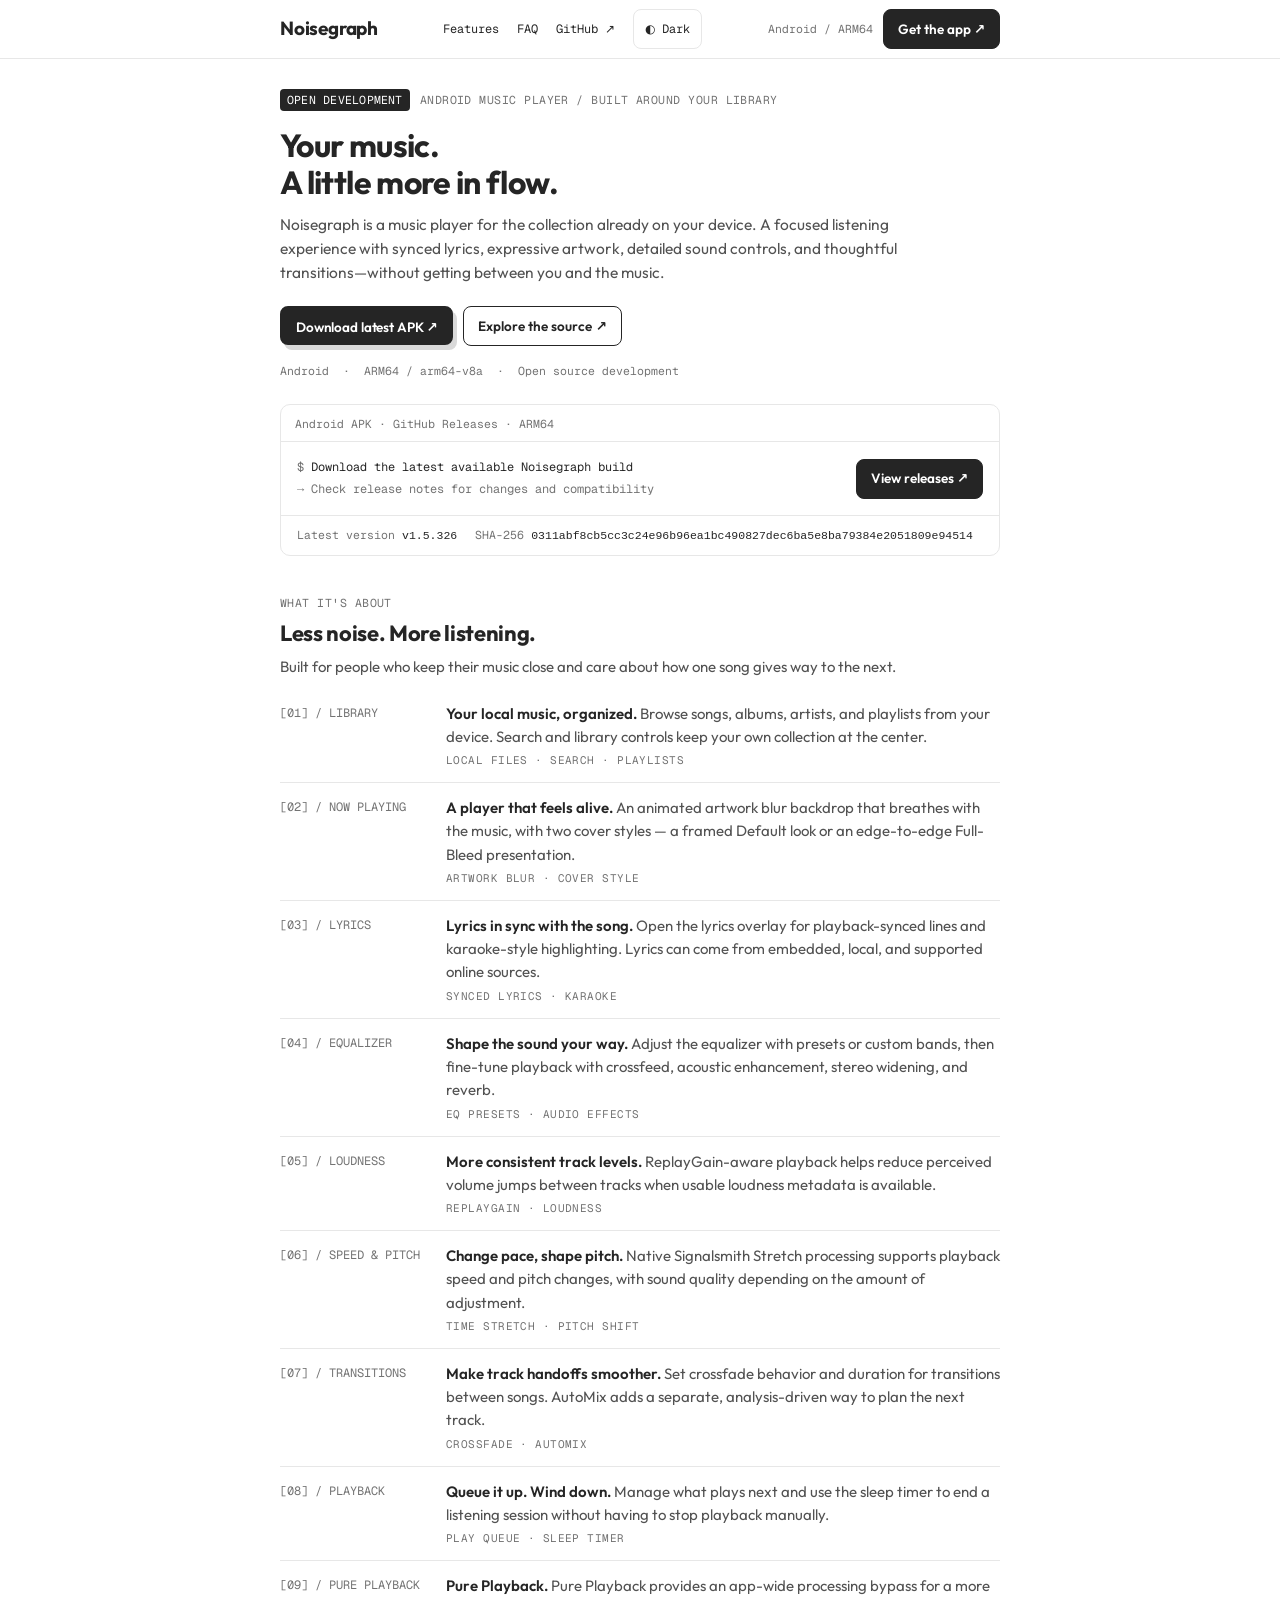
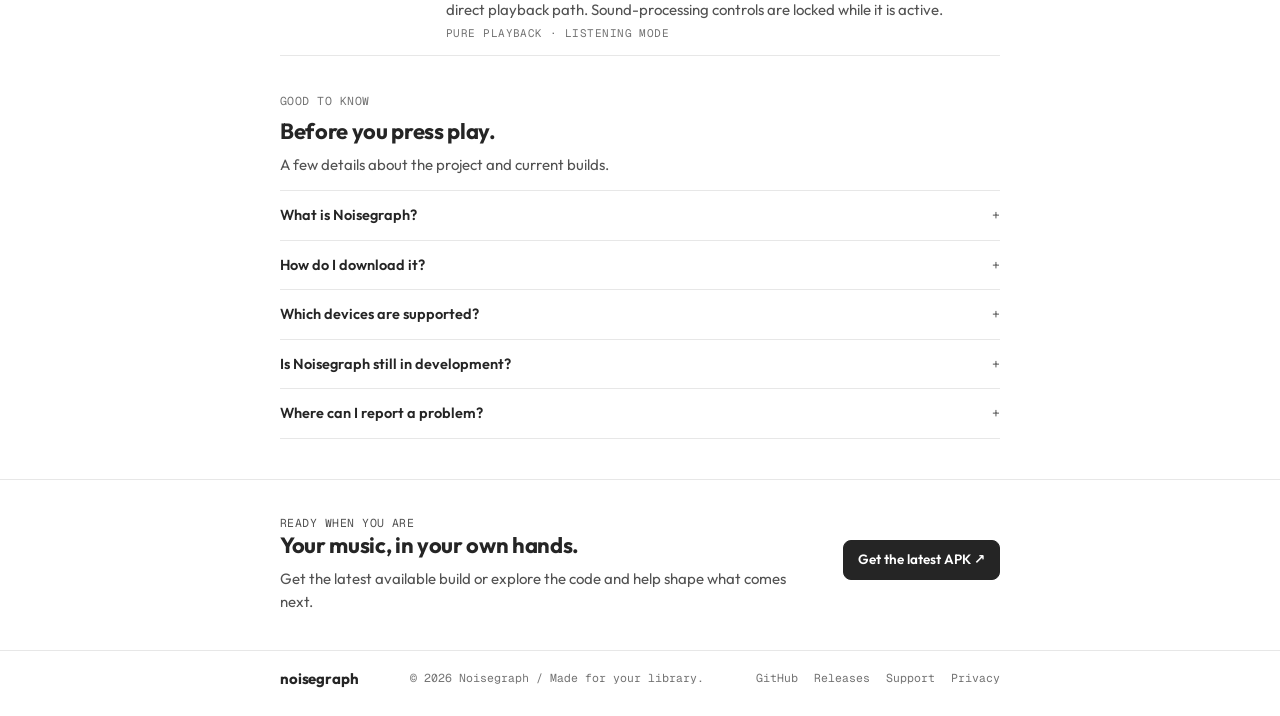
<file: index.html>
<!doctype html>
<html lang="en">
  <head>
    <meta charset="utf-8">
    <meta name="viewport" content="width=device-width, initial-scale=1">
    <meta name="theme-color" content="#ffffff">
    <script>
      (function () {
        var theme = "light";
        try {
          theme = localStorage.getItem("noisegraph-theme") ||
            (window.matchMedia("(prefers-color-scheme: dark)").matches ? "dark" : "light");
        } catch (error) {}
        document.documentElement.dataset.theme = theme;
      })();
    </script>
    <link rel="icon" href="data:image/svg+xml,%3Csvg xmlns='http://www.w3.org/2000/svg' viewBox='0 0 64 64'%3E%3Crect width='64' height='64' rx='14' fill='%230c0c0e'/%3E%3Ctext x='32' y='45' font-family='monospace' font-size='36' font-weight='bold' fill='%23fdfcfc' text-anchor='middle'%3EN%3C/text%3E%3C/svg%3E">
    <meta name="description" content="Noisegraph is an Android music player built around your local library, an immersive Now Playing experience, and thoughtful transitions.">
    <meta property="og:title" content="Noisegraph — A music player for your library">
    <meta property="og:description" content="Your music, your library, a better flow.">
    <meta property="og:image" content="https://wandavenus.github.io/Noisegraph/og-image.png">
    <meta name="twitter:card" content="summary_large_image">
    <title>Noisegraph — A music player for your library</title>
    <link href="fonts/fonts.css" rel="stylesheet">
<style>
/* MuseDirectory-style skin: neutral grays, Outfit + Geist Mono, single column */
:root {
  color-scheme: light;
  --bg: #ffffff;
  --ink: #252525;
  --body: #525252;
  --muted: #737373;
  --line: #e7e7e7;
  --card: #ffffff;
  --btn-bg: #252525;
  --btn-ink: #ffffff;
  --max: 720px;
  --sans: "Outfit", system-ui, sans-serif;
  --mono: "Geist Mono", ui-monospace, monospace;
}
*,*::before,*::after { box-sizing: border-box }
html { scroll-behavior: smooth; scroll-padding-top: 24px }
body {
  margin: 0; min-width: 320px;
  background: var(--bg); color: var(--ink);
  font: 15px/1.55 var(--sans);
  -webkit-font-smoothing: antialiased; text-rendering: optimizeLegibility;
}
a { color: inherit; text-decoration: none }
button { font: inherit }
a,button { -webkit-tap-highlight-color: transparent }
a:focus-visible,button:focus-visible,summary:focus-visible { outline: 2px solid var(--ink); outline-offset: 3px }
::selection { background: #e7e7e7; color: #111 }
.wrap { width: min(var(--max), calc(100% - 40px)); margin-inline: auto }
/* Header */
.topbar { position: sticky; top: 0; z-index: 20; background: var(--bg); border-bottom: 1px solid var(--line) }
.nav { display: flex; align-items: center; justify-content: space-between; gap: 16px; min-height: 58px }
.brand { font-size: 19px; font-weight: 700; letter-spacing: -.01em; flex-shrink: 0 }
.nav-links { display: flex; align-items: center; gap: 18px; font-family: var(--mono); font-size: 12px }
.nav-links a { color: var(--ink) }
.nav-links a:hover { text-decoration: underline; text-underline-offset: 4px }
.nav-right { display: flex; align-items: center; gap: 10px }
.nav-meta { font-family: var(--mono); font-size: 11.5px; color: var(--muted) }
.button {
  display: inline-flex; min-height: 40px; align-items: center; justify-content: center; gap: 8px;
  padding: 8px 14px; border: 1px solid var(--ink); border-radius: 8px;
  background: var(--bg); color: var(--ink); cursor: pointer; font-size: 13.5px; font-weight: 600;
}
.button:hover { background: var(--line) }
.button-primary { background: var(--btn-bg); color: var(--btn-ink); border-color: var(--btn-bg) }
.button-primary:hover { background: var(--ink); opacity: .88 }
/* Sakuga VFX button (hero download only) — vendored sakuga-button.js (MIT), recoloured to page tokens.
   Note: the derived --sk-btn-* vars must be set directly; setting --sk-sh/--sk-soft alone does not cascade. */
.hero-actions sakuga-button {
  --sk-card: #252525;
  --sk-ink: #252525;
  --sk-pri: #525252;
  --sk-acc: #737373;
  --sk-soft: #d9d9d9;
  --sk-btn-line: #252525;
  --sk-btn-sh: 4px 5px 0 #d9d9d9;
  --sk-r: 8px;
  --sk-bw: 2px;
}
html[data-theme="dark"] .hero-actions sakuga-button {
  --sk-card: #f7f7f7;
  --sk-ink: #f7f7f7;
  --sk-pri: #c9c9c9;
  --sk-acc: #a3a3a3;
  --sk-soft: #4a4a4a;
  --sk-btn-line: #f7f7f7;
  --sk-btn-sh: 4px 5px 0 #161616;
}
.hero-actions sakuga-button::part(button) {
  font-family: var(--sans); font-style: normal; font-weight: 600; font-size: 13.5px;
  padding: 8px 14px; color: #ffffff;
}
html[data-theme="dark"] .hero-actions sakuga-button::part(button) { color: #232323 }
@media (max-width: 820px) {
  .hero-actions sakuga-button { flex: 1 1 auto }
}
.theme-toggle {
  display: inline-flex; align-items: center; justify-content: center; gap: 7px;
  min-height: 40px; padding: 6px 11px; border: 1px solid var(--line); border-radius: 8px;
  background: transparent; color: var(--ink); cursor: pointer; font-family: var(--mono); font-size: 12px;
}
.theme-toggle:hover { background: var(--line) }
.mobile-toggle {
  display: none; width: 40px; height: 40px; align-items: center; justify-content: center;
  border: 1px solid var(--line); border-radius: 8px; background: transparent; color: var(--ink); cursor: pointer;
}
/* Hero */
.hero { padding: 30px 0 8px }
.meta {
  font-family: var(--mono); font-size: 11.5px; color: var(--muted);
  text-transform: uppercase; letter-spacing: .04em; margin: 0 0 8px;
}
.announcement { display: flex; flex-wrap: wrap; align-items: center; gap: 10px; margin-bottom: 16px; font-family: var(--mono); font-size: 11.5px; color: var(--muted); text-transform: uppercase; letter-spacing: .04em }
.announcement-label { padding: 2px 7px; background: var(--btn-bg); color: var(--btn-ink); border-radius: 4px; letter-spacing: .02em }
h1,h2,h3,p { overflow-wrap: anywhere }
h1 { margin: 0; font-size: 32px; font-weight: 700; letter-spacing: -.02em; line-height: 1.15 }
.hero-copy { margin: 12px 0 0; color: var(--body); font-size: 15.5px; max-width: 640px }
.hero-actions { display: flex; flex-wrap: wrap; gap: 10px; margin-top: 22px }
.hero-note { display: flex; flex-wrap: wrap; gap: 8px 14px; margin-top: 16px; font-family: var(--mono); font-size: 11.5px; color: var(--muted) }
.hero-note span+span:before { content: "·"; margin-right: 14px; color: var(--muted) }
.release-box { border: 1px solid var(--line); border-radius: 10px; margin-top: 24px }
.release-label { padding: 10px 14px 8px; border-bottom: 1px solid var(--line); font-family: var(--mono); font-size: 11.5px; color: var(--muted) }
.release-content { display: flex; align-items: center; justify-content: space-between; gap: 16px; padding: 15px 16px }
.release-content code { font-family: var(--mono); font-size: 12px; line-height: 1.8; color: var(--ink) }
.release-content code span { color: var(--muted) }
.release-content .button { flex-shrink: 0 }
.release-meta { display: flex; flex-wrap: wrap; gap: 6px 18px; padding: 10px 16px; border-top: 1px solid var(--line); font-family: var(--mono); font-size: 11.5px; color: var(--muted) }
.release-meta code { color: var(--ink); word-break: break-all }
.release-meta[hidden] { display: none }
/* Sections */
.section { padding: 30px 0 6px }
.section-kicker { font-family: var(--mono); font-size: 11.5px; color: var(--muted); text-transform: uppercase; letter-spacing: .04em; margin: 0 0 8px }
h2 { margin: 0; font-size: 22px; font-weight: 700; letter-spacing: -.015em; line-height: 1.25 }
.section-intro { margin: 8px 0 0; color: var(--body); max-width: 620px }
/* Features as directory rows */
.feature-grid { margin-top: 10px }
.feature-card { display: flex; gap: 14px; padding: 13px 0; border-bottom: 1px solid var(--line) }
.feature-index { font-family: var(--mono); font-size: 12px; color: var(--muted); padding-top: 2px; min-width: 152px }
.feature-card h3 { display: inline; margin: 0; font-size: 15px; font-weight: 600 }
.feature-card p { display: inline; margin: 0; color: var(--body) }
.feature-tags { font-family: var(--mono); font-size: 11px; color: var(--muted); text-transform: uppercase; letter-spacing: .04em; margin-top: 4px }
/* FAQ */
.faq-grid { display: block }
.faq-list { border-top: 1px solid var(--line); margin-top: 14px }
.faq-item { border-bottom: 1px solid var(--line) }
.faq-item summary { padding: 13px 0; cursor: pointer; font-size: 14.5px; font-weight: 600; list-style: none }
.faq-item summary::-webkit-details-marker { display: none }
.faq-item summary:after { float: right; content: "+"; margin-left: 15px; color: var(--muted); font-weight: 400 }
.faq-item[open ] summary:after { content: "−" }
.faq-item p { margin: -2px 0 16px; color: var(--body); font-size: 14px }
/* Closing + footer */
.closing { margin-top: 34px; border-top: 1px solid var(--line); padding: 26px 0 6px }
.closing-inner { display: flex; align-items: center; justify-content: space-between; gap: 20px }
.closing p { margin: 8px 0 0; color: var(--body); max-width: 520px }
footer { margin-top: 30px; border-top: 1px solid var(--line) }
.footer-inner { display: flex; flex-wrap: wrap; align-items: center; justify-content: space-between; gap: 10px 20px; padding: 16px 0 26px; font-family: var(--mono); font-size: 11.5px; color: var(--muted) }
.footer-inner .brand { font-family: var(--sans); font-size: 15px; color: var(--ink) }
.footer-links { display: flex; gap: 16px }
.footer-links a { color: var(--muted) }
.footer-links a:hover { text-decoration: underline; text-underline-offset: 4px }
/* Mobile */
@media (max-width: 820px) {
  .nav { min-height: 54px }
  .nav-links {
    display: none; position: absolute; top: 55px; left: 0; right: 0;
    padding: 10px 20px 16px; border-bottom: 1px solid var(--line); background: var(--bg);
    flex-direction: column; align-items: stretch; gap: 0;
  }
  .nav-links.is-open { display: flex }
  .nav-links a { padding: 11px 0; border-bottom: 1px solid var(--line) }
  .nav-links .theme-toggle { justify-content: flex-start; margin-top: 12px }
  .nav-right .nav-meta { display: none }
  .mobile-toggle { display: inline-flex }
  h1 { font-size: 27px }
  .hero-actions .button { flex: 1 1 auto }
  .release-content { align-items: flex-start; flex-direction: column; gap: 12px }
  .release-content .button { width: 100% }
  .feature-index { min-width: 118px; font-size: 11px }
  .closing-inner { align-items: flex-start; flex-direction: column }
  .closing-inner .button { width: 100% }
}
@media (prefers-reduced-motion: reduce) {
  html { scroll-behavior: auto }
  *,*::before,*::after { transition-duration: .01ms !important; animation-duration: .01ms !important; animation-iteration-count: 1 !important }
}
/* Dark theme (MuseDirectory dark tokens) */
html[data-theme="dark"] {
  color-scheme: dark;
  --bg: #232323;
  --ink: #f7f7f7;
  --body: #c9c9c9;
  --muted: #a3a3a3;
  --line: rgba(255,255,255,.12);
  --card: #2b2b2b;
  --btn-bg: #f7f7f7;
  --btn-ink: #232323;
}
html[data-theme="dark"] ::selection { background: #3d3d3d; color: #fff }
</style>
  </head>
  <body>
    <header class="topbar">
      <nav class="nav wrap" aria-label="Main navigation">
        <a class="brand" href="#home" aria-label="Noisegraph home"><span>Noisegraph</span></a>
        <div class="nav-links" id="nav-links"><a href="#features">Features</a><a href="#faq">FAQ</a><a href="https://github.com/wandavenus/Noisegraph" target="_blank" rel="noreferrer">GitHub ↗</a>
          <button class="theme-toggle" id="theme-toggle" type="button" aria-label="Switch to dark mode" title="Switch theme"><span id="theme-icon" aria-hidden="true">◐</span><span id="theme-label">Dark</span></button>
        </div>
        <div class="nav-right"><span class="nav-meta">Android / ARM64</span><a class="button button-primary" href="https://github.com/wandavenus/Noisegraph/releases/latest" target="_blank" rel="noreferrer">Get the app ↗</a><button class="mobile-toggle" id="mobile-toggle" type="button" aria-label="Open navigation" aria-controls="nav-links" aria-expanded="false"><span aria-hidden="true">☰</span></button>
        </div>
      </nav>
    </header>
    <main id="home">
      <section class="hero wrap">
        <div class="announcement"><span class="announcement-label">Open development</span><span>Android music player / Built around your library</span>
        </div>
        <h1>Your music.<br>A little more in flow.
        </h1>
        <p class="hero-copy">Noisegraph is a music player for the collection already on your device. A focused listening experience with synced lyrics, expressive artwork, detailed sound controls, and thoughtful transitions—without getting between you and the music.
        </p>
        <div class="hero-actions"><sakuga-button id="download-apk">Download latest APK ↗</sakuga-button><a class="button" href="https://github.com/wandavenus/Noisegraph" target="_blank" rel="noreferrer">Explore the source ↗</a>
        </div>
        <div class="hero-note"><span>Android</span><span>ARM64 / arm64-v8a</span><span>Open source development</span>
        </div>
        <div class="release-box" aria-label="Latest APK download information">
          <div class="release-label">Android APK · GitHub Releases · ARM64</div>
          <div class="release-content"><code><span>$</span> Download the latest available Noisegraph build<br><span>→ Check release notes for changes and compatibility</span></code><a class="button button-primary" href="https://github.com/wandavenus/Noisegraph/releases/latest" target="_blank" rel="noreferrer">View releases ↗</a>
          </div>
          <div class="release-meta" id="release-meta" hidden><span>Latest version <code id="release-version"></code></span><span>SHA-256 <code id="release-sha"></code></span>
          </div>
        </div>
      </section>
      <section class="section wrap" id="features">
        <p class="section-kicker">What it's about
        </p>
        <h2>Less noise. More listening.
        </h2>
        <p class="section-intro">Built for people who keep their music close and care about how one song gives way to the next.
        </p>
        <div class="feature-grid">
          <article class="feature-card">
            <span class="feature-index">[01] / LIBRARY</span>
            <div><h3>Your local music, organized.</h3>
            <p>Browse songs, albums, artists, and playlists from your device. Search and library controls keep your own collection at the center.</p>
            <div class="feature-tags">Local files · Search · Playlists</div></div>
          </article>
          <article class="feature-card">
            <span class="feature-index">[02] / NOW PLAYING</span>
            <div><h3>A player that feels alive.</h3>
            <p>An animated artwork blur backdrop that breathes with the music, with two cover styles — a framed Default look or an edge-to-edge Full-Bleed presentation.</p>
            <div class="feature-tags">Artwork blur · Cover style</div></div>
          </article>
          <article class="feature-card">
            <span class="feature-index">[03] / LYRICS</span>
            <div><h3>Lyrics in sync with the song.</h3>
            <p>Open the lyrics overlay for playback-synced lines and karaoke-style highlighting. Lyrics can come from embedded, local, and supported online sources.</p>
            <div class="feature-tags">Synced lyrics · Karaoke</div></div>
          </article>
          <article class="feature-card">
            <span class="feature-index">[04] / EQUALIZER</span>
            <div><h3>Shape the sound your way.</h3>
            <p>Adjust the equalizer with presets or custom bands, then fine-tune playback with crossfeed, acoustic enhancement, stereo widening, and reverb.</p>
            <div class="feature-tags">EQ presets · Audio effects</div></div>
          </article>
          <article class="feature-card">
            <span class="feature-index">[05] / LOUDNESS</span>
            <div><h3>More consistent track levels.</h3>
            <p>ReplayGain-aware playback helps reduce perceived volume jumps between tracks when usable loudness metadata is available.</p>
            <div class="feature-tags">ReplayGain · Loudness</div></div>
          </article>
          <article class="feature-card">
            <span class="feature-index">[06] / SPEED &amp; PITCH</span>
            <div><h3>Change pace, shape pitch.</h3>
            <p>Native Signalsmith Stretch processing supports playback speed and pitch changes, with sound quality depending on the amount of adjustment.</p>
            <div class="feature-tags">Time stretch · Pitch shift</div></div>
          </article>
          <article class="feature-card">
            <span class="feature-index">[07] / TRANSITIONS</span>
            <div><h3>Make track handoffs smoother.</h3>
            <p>Set crossfade behavior and duration for transitions between songs. AutoMix adds a separate, analysis-driven way to plan the next track.</p>
            <div class="feature-tags">Crossfade · AutoMix</div></div>
          </article>
          <article class="feature-card">
            <span class="feature-index">[08] / PLAYBACK</span>
            <div><h3>Queue it up. Wind down.</h3>
            <p>Manage what plays next and use the sleep timer to end a listening session without having to stop playback manually.</p>
            <div class="feature-tags">Play queue · Sleep timer</div></div>
          </article>
          <article class="feature-card">
            <span class="feature-index">[09] / PURE PLAYBACK</span>
            <div><h3>Pure Playback.</h3>
            <p>Pure Playback provides an app-wide processing bypass for a more direct playback path. Sound-processing controls are locked while it is active.</p>
            <div class="feature-tags">Pure Playback · Listening mode</div></div>
          </article>
        </div>
      </section>
      <section class="section wrap" id="faq">
        <p class="section-kicker">Good to know
        </p>
        <h2>Before you press play.
        </h2>
        <p class="section-intro">A few details about the project and current builds.
        </p>
        <div class="faq-list">
            <details class="faq-item">
              <summary>What is Noisegraph?
              </summary>
              <p>Noisegraph is an Android music player project focused on local playback, a modern Now Playing experience, and playback transitions.
              </p>
            </details>
            <details class="faq-item">
              <summary>How do I download it?
              </summary>
              <p>Open the latest GitHub Release, download the APK asset, and install it on your Android device. Read the release notes before installing.
              </p>
            </details>
            <details class="faq-item">
              <summary>Which devices are supported?
              </summary>
              <p>The published build targets Android on ARM64 (arm64-v8a). Compatibility can vary by release, so check the notes for the build you download.
              </p>
            </details>
            <details class="faq-item">
              <summary>Is Noisegraph still in development?
              </summary>
              <p>Yes. Features may change between builds. Follow the repository for updates and use GitHub Issues to report bugs or suggest improvements.
              </p>
            </details>
            <details class="faq-item">
              <summary>Where can I report a problem?
              </summary>
              <p>Open a GitHub Issue with reproduction steps, your Android version, device model, and relevant logs or screenshots.
              </p>
            </details>
        </div>
      </section>
      <section class="closing">
        <div class="closing-inner wrap">
          <div>
            <p class="section-kicker">Ready when you are
            </p>
            <h2>Your music, in your own hands.
            </h2>
            <p>Get the latest available build or explore the code and help shape what comes next.
            </p>
          </div>
<a class="button button-primary" href="https://github.com/wandavenus/Noisegraph/releases/latest" target="_blank" rel="noreferrer">Get the latest APK ↗</a>
        </div>
      </section>
    </main>
    <footer>
      <div class="footer-inner wrap"><a class="brand" href="#home"><span>noisegraph</span></a><span class="footer-copy">© <span id="year">2026</span> Noisegraph / Made for your library.</span>
        <div class="footer-links"><a href="https://github.com/wandavenus/Noisegraph" target="_blank" rel="noreferrer">GitHub</a><a href="https://github.com/wandavenus/Noisegraph/releases" target="_blank" rel="noreferrer">Releases</a><a href="https://github.com/wandavenus/Noisegraph/issues" target="_blank" rel="noreferrer">Support</a><a href="privacy.html">Privacy</a>
        </div>
      </div>
    </footer>

<script src="sakuga-button.js"></script>
<script>
  // N02-F03: show the latest published version + APK SHA-256 from
  // version.json (kept current by the publish-version-json workflow).
  // Stays hidden if the manifest cannot be loaded.
  (function () {
    fetch("version.json", { cache: "no-store" })
      .then(function (r) { return r.ok ? r.json() : null; })
      .then(function (v) {
        if (!v || !v.version || !v.sha256) return;
        document.getElementById("release-version").textContent = "v" + v.version;
        document.getElementById("release-sha").textContent = v.sha256;
        document.getElementById("release-meta").hidden = false;
      })
      .catch(function () {});
  })();
</script>
<script>
  (function () {
    var dl = document.getElementById("download-apk");
    if (dl) {
      dl.addEventListener("click", function () {
        if (dl.dataset.opening) return;
        dl.dataset.opening = "1";
        // Let the Sakuga impact play out before the new tab takes focus.
        setTimeout(function () {
          window.open("https://github.com/wandavenus/Noisegraph/releases/latest", "_blank", "noreferrer");
          delete dl.dataset.opening;
        }, 850);
      });
    }
  })();
</script>
<script>
(function () {
  const root = document.documentElement;
  const themeToggle = document.getElementById("theme-toggle");
  const themeIcon = document.getElementById("theme-icon");
  const themeLabel = document.getElementById("theme-label");

  function setTheme(theme) {
    root.dataset.theme = theme;
    const isDark = theme === "dark";

    const themeColor = document.querySelector('meta[name="theme-color"]');
    if (themeColor) {
      themeColor.setAttribute("content", isDark ? "#232323" : "#ffffff");
    }

    if (themeIcon) themeIcon.textContent = isDark ? "☼" : "◐";
    if (themeLabel) themeLabel.textContent = isDark ? "Light" : "Dark";

    if (themeToggle) {
      themeToggle.setAttribute(
        "aria-label",
        isDark ? "Switch to light mode" : "Switch to dark mode"
      );
    }
  }

  if (themeToggle) {
    let initialTheme = "light";

    try {
      initialTheme = localStorage.getItem("noisegraph-theme") || root.dataset.theme || "light";
    } catch (error) {
      // Theme switching still works when storage is unavailable.
    }

    setTheme(initialTheme);
    themeToggle.addEventListener("click", function () {
      const nextTheme = root.dataset.theme === "dark" ? "light" : "dark";
      setTheme(nextTheme);

      try {
        localStorage.setItem("noisegraph-theme", nextTheme);
      } catch (error) {
        // Keep the current theme for this page view.
      }
    });
  }

  const menuToggle = document.getElementById("mobile-toggle");
  const navLinks = document.getElementById("nav-links");

  if (menuToggle && navLinks) {
    menuToggle.addEventListener("click", function () {
      const isOpen = navLinks.classList.toggle("is-open");
      menuToggle.setAttribute("aria-expanded", String(isOpen));
      menuToggle.setAttribute(
        "aria-label",
        isOpen ? "Close navigation" : "Open navigation"
      );
      menuToggle.querySelector("span").textContent = isOpen ? "×" : "☰";
    });

    navLinks.querySelectorAll("a").forEach(function (link) {
      link.addEventListener("click", function () {
        navLinks.classList.remove("is-open");
        menuToggle.setAttribute("aria-expanded", "false");
        menuToggle.setAttribute("aria-label", "Open navigation");
        menuToggle.querySelector("span").textContent = "☰";
      });
    });
  }

  const year = document.getElementById("year");
  if (year) year.textContent = String(new Date().getFullYear());
})();
</script>
  </body>
</html>
</file>
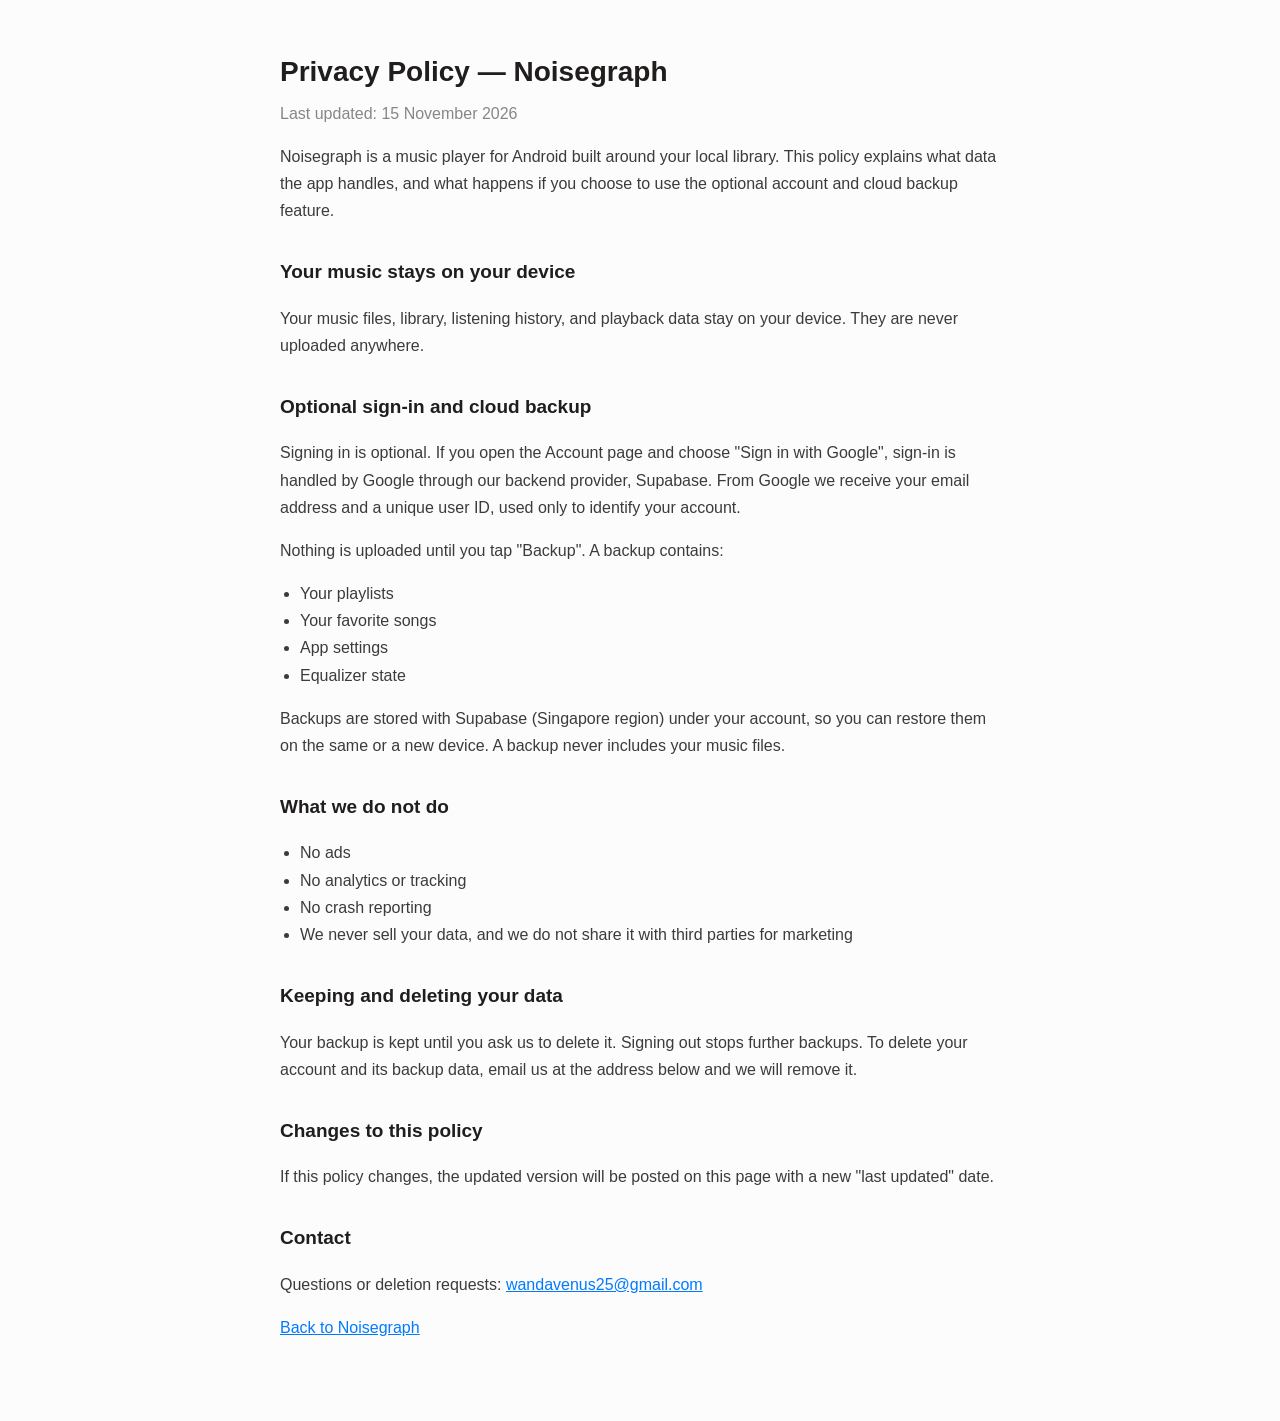
<file: privacy.html>
<!doctype html>
<html lang="en">
  <head>
    <meta charset="utf-8">
    <meta name="viewport" content="width=device-width, initial-scale=1">
    <meta name="theme-color" content="#fdfcfc">
    <meta name="description" content="Privacy policy for Noisegraph, an Android music player for your local library.">
    <title>Privacy Policy — Noisegraph</title>
    <style>
      body {
        margin: 0;
        background: #fdfcfc;
        color: #201d1d;
        font: 16px/1.7 -apple-system, "Segoe UI", Roboto, Helvetica, Arial, sans-serif;
        -webkit-font-smoothing: antialiased;
      }
      main {
        max-width: 720px;
        margin: 0 auto;
        padding: 48px 20px 64px;
      }
      h1 { font-size: 28px; margin: 0 0 4px; }
      h2 { font-size: 19px; margin: 32px 0 8px; }
      p, li { color: #3d3a3a; }
      .updated { color: #8a8585; margin-top: 0; }
      a { color: #007aff; }
      ul { padding-left: 20px; }
    </style>
  </head>
  <body>
    <main>
      <h1>Privacy Policy — Noisegraph</h1>
      <p class="updated">Last updated: 15 November 2026</p>

      <p>Noisegraph is a music player for Android built around your local
      library. This policy explains what data the app handles, and what
      happens if you choose to use the optional account and cloud backup
      feature.</p>

      <h2>Your music stays on your device</h2>
      <p>Your music files, library, listening history, and playback data
      stay on your device. They are never uploaded anywhere.</p>

      <h2>Optional sign-in and cloud backup</h2>
      <p>Signing in is optional. If you open the Account page and choose
      "Sign in with Google", sign-in is handled by Google through our
      backend provider, Supabase. From Google we receive your email address
      and a unique user ID, used only to identify your account.</p>
      <p>Nothing is uploaded until you tap "Backup". A backup contains:</p>
      <ul>
        <li>Your playlists</li>
        <li>Your favorite songs</li>
        <li>App settings</li>
        <li>Equalizer state</li>
      </ul>
      <p>Backups are stored with Supabase (Singapore region) under your
      account, so you can restore them on the same or a new device. A
      backup never includes your music files.</p>

      <h2>What we do not do</h2>
      <ul>
        <li>No ads</li>
        <li>No analytics or tracking</li>
        <li>No crash reporting</li>
        <li>We never sell your data, and we do not share it with third
        parties for marketing</li>
      </ul>

      <h2>Keeping and deleting your data</h2>
      <p>Your backup is kept until you ask us to delete it. Signing out
      stops further backups. To delete your account and its backup data,
      email us at the address below and we will remove it.</p>

      <h2>Changes to this policy</h2>
      <p>If this policy changes, the updated version will be posted on this
      page with a new "last updated" date.</p>

      <h2>Contact</h2>
      <p>Questions or deletion requests:
      <a href="mailto:wandavenus25@gmail.com">wandavenus25@gmail.com</a></p>

      <p><a href="./">Back to Noisegraph</a></p>
    </main>
  </body>
</html>
</file>
<file: fonts/fonts.css>
/* Self-hosted fonts (N02-F04) — previously loaded from Google Fonts, which
   sent every visitor's request to Google and contradicted privacy.html's
   "No analytics or tracking" claim. Both families are variable fonts
   (SIL Open Font License 1.1) served from this repo; the weight ranges
   below cover exactly the weights the page uses. */
@font-face {
  font-family: "Outfit";
  src: url("outfit.woff2") format("woff2");
  font-weight: 400 700;
  font-style: normal;
  font-display: swap;
}
@font-face {
  font-family: "Geist Mono";
  src: url("geist-mono.woff2") format("woff2");
  font-weight: 400 500;
  font-style: normal;
  font-display: swap;
}
</file>
